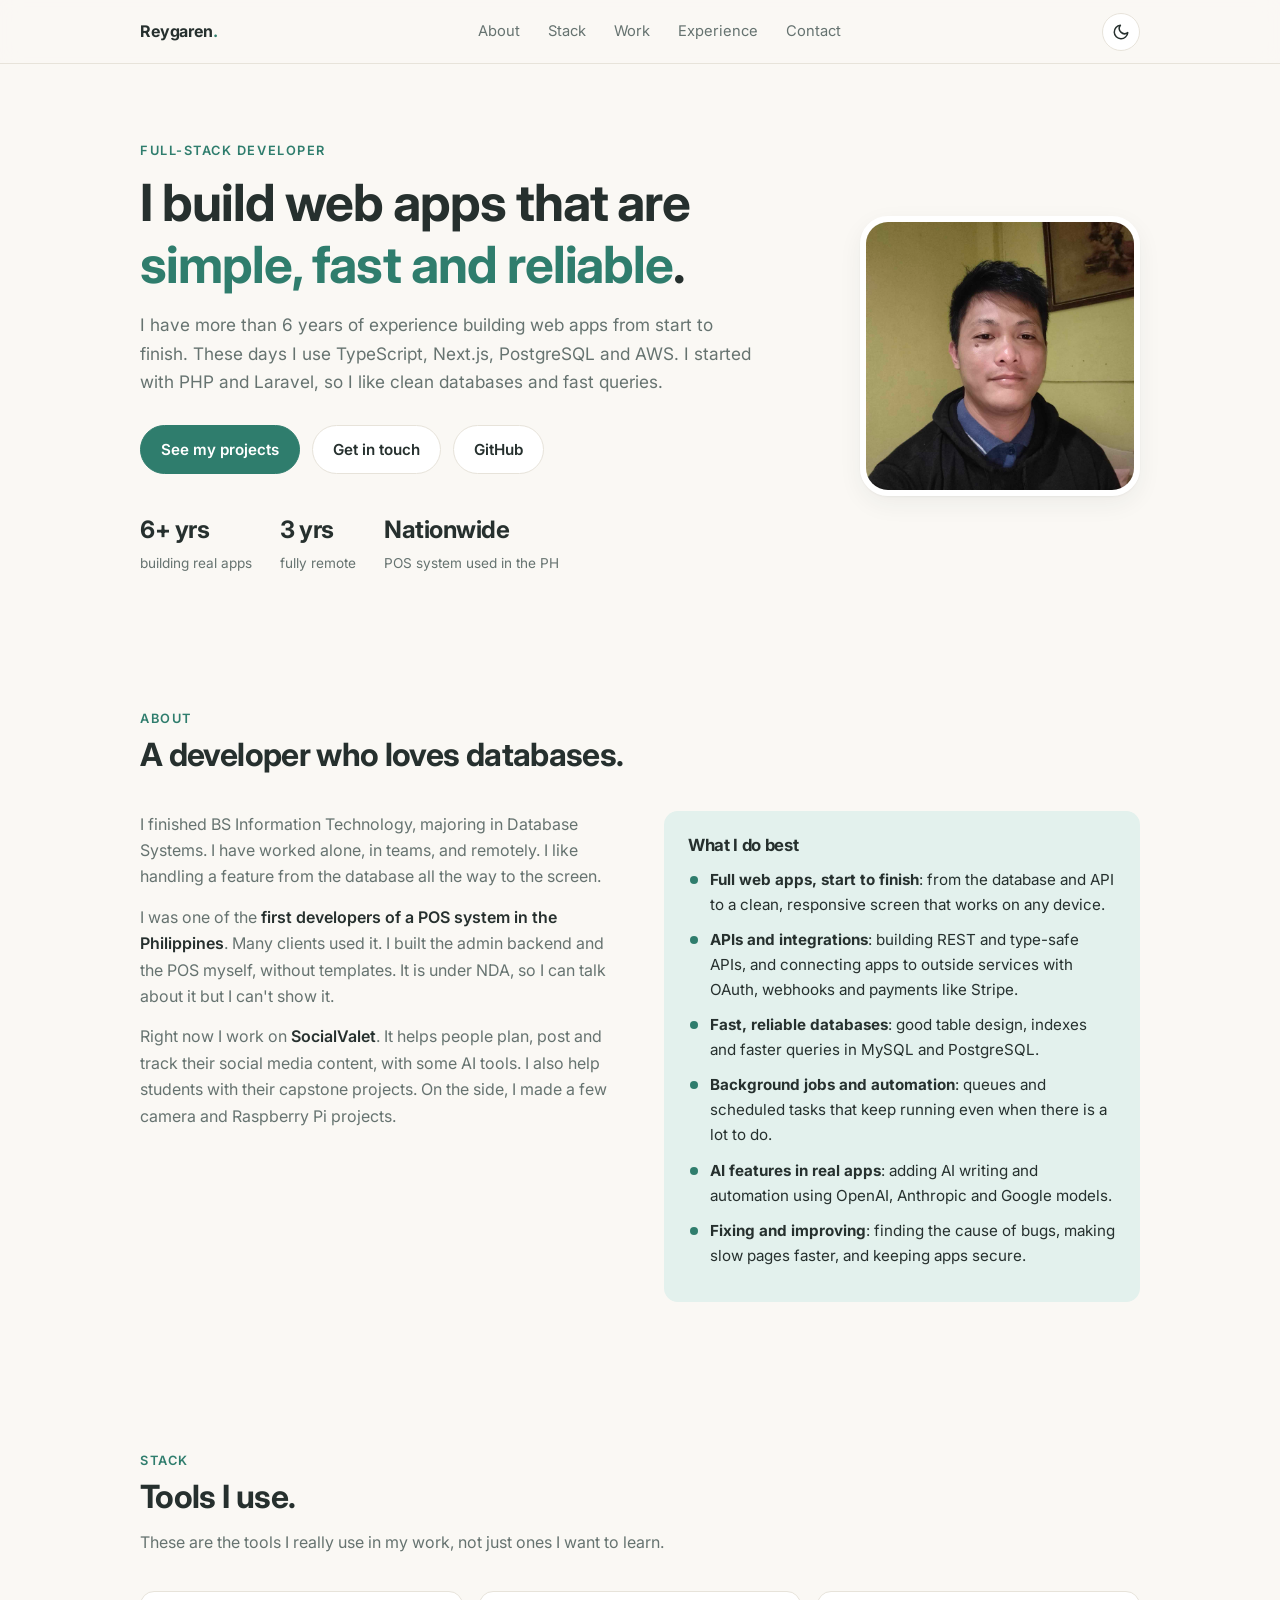
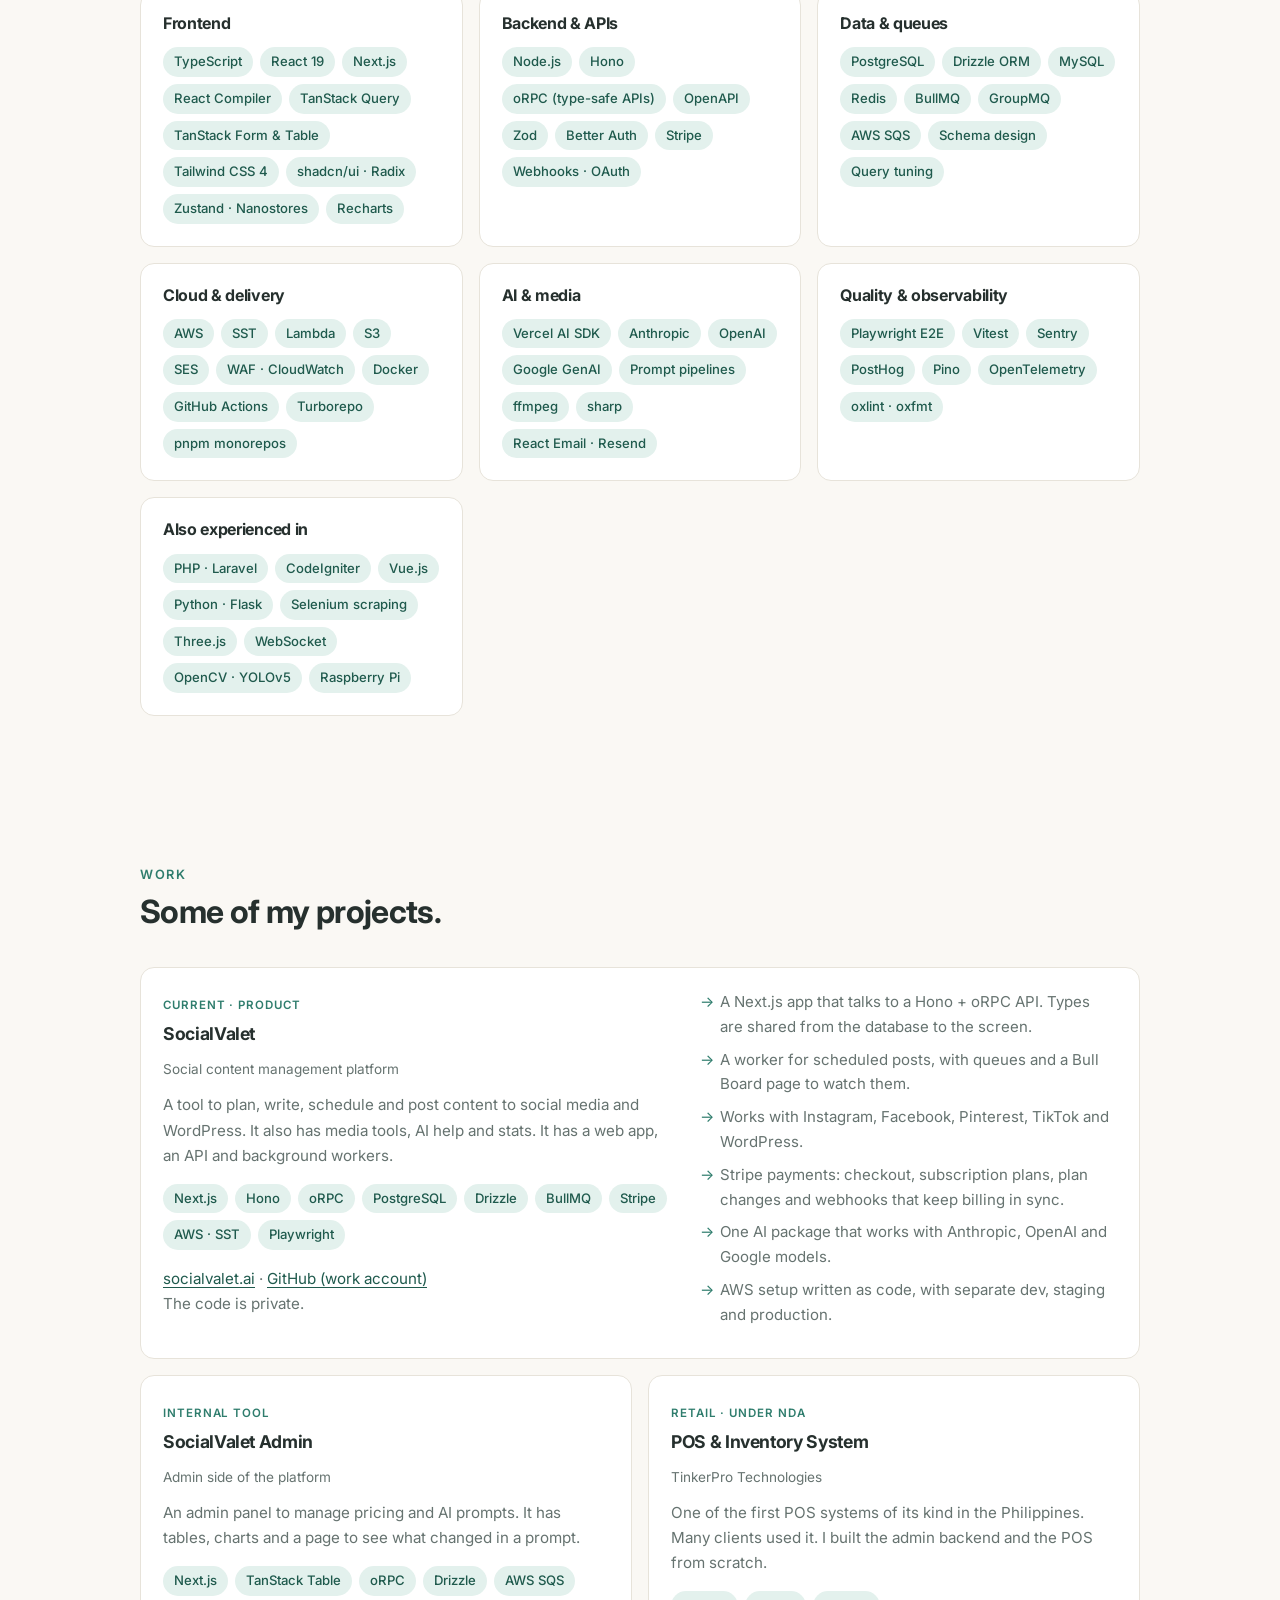
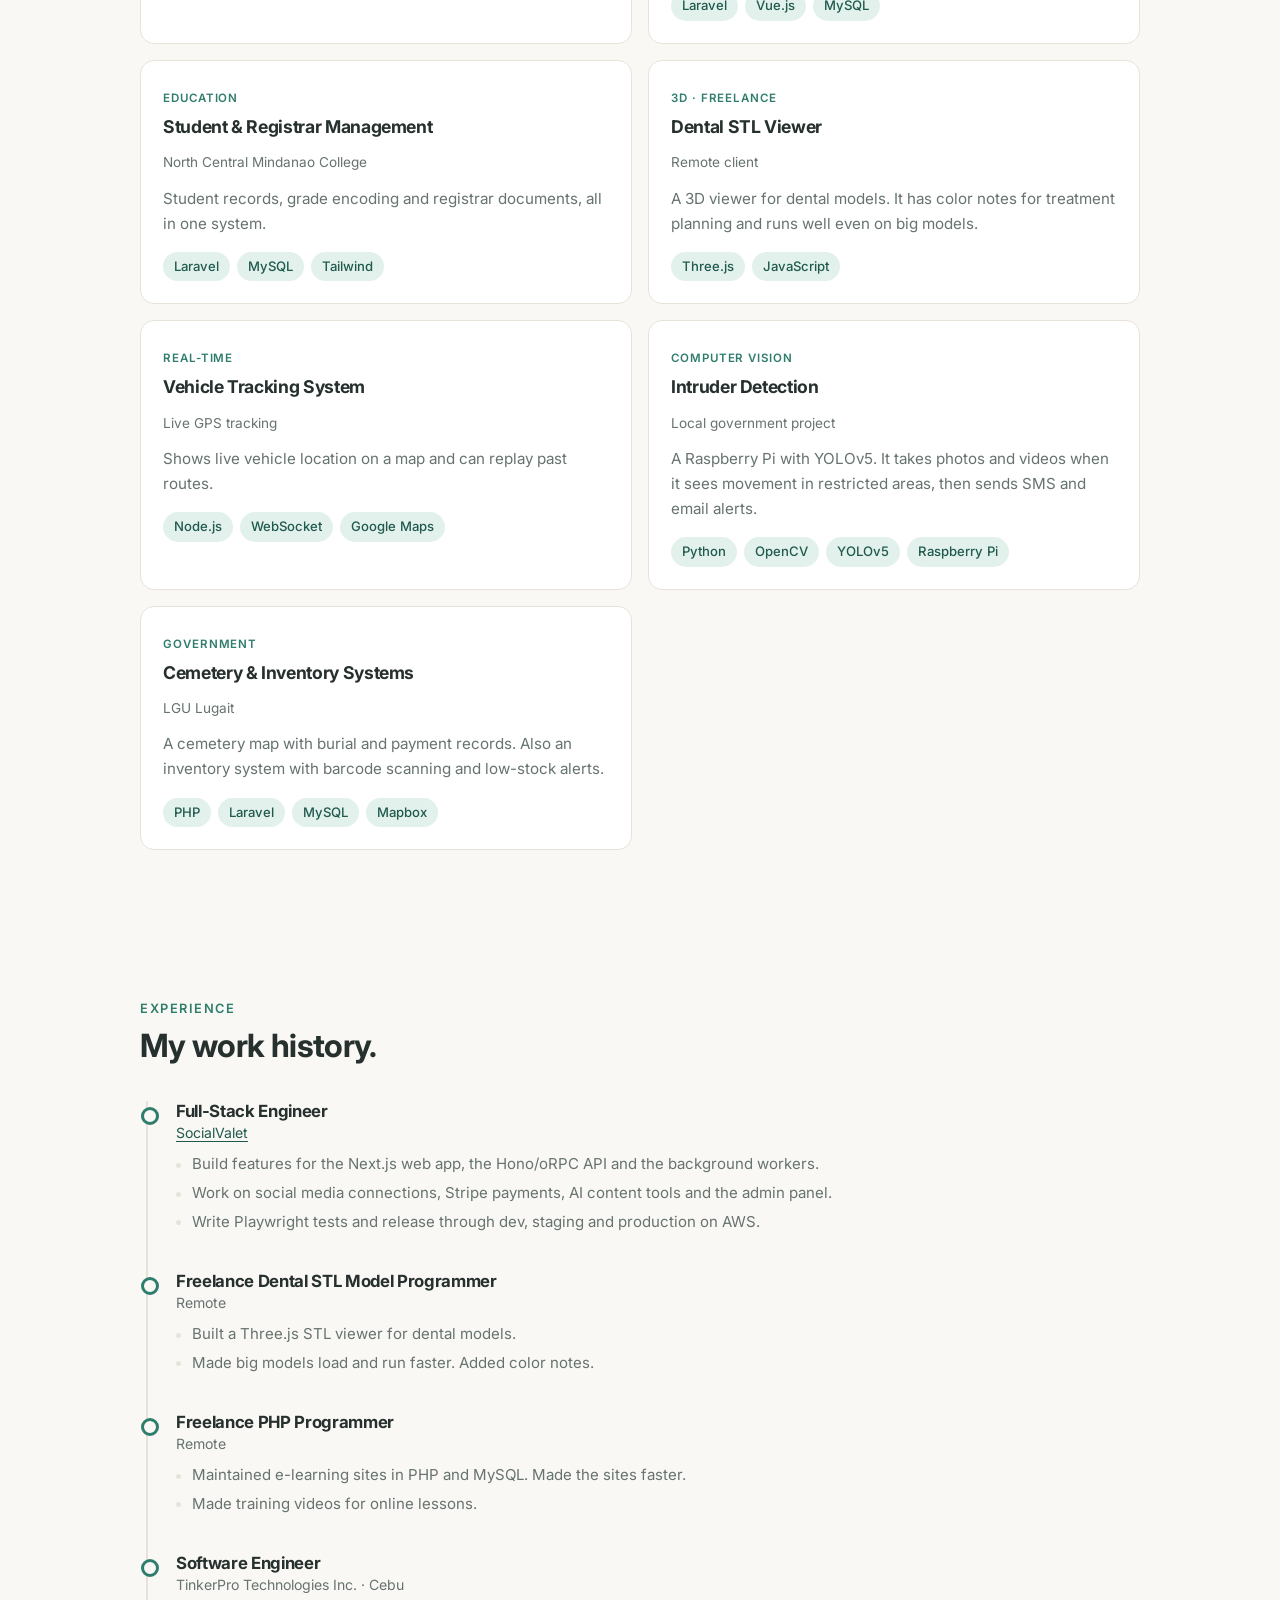
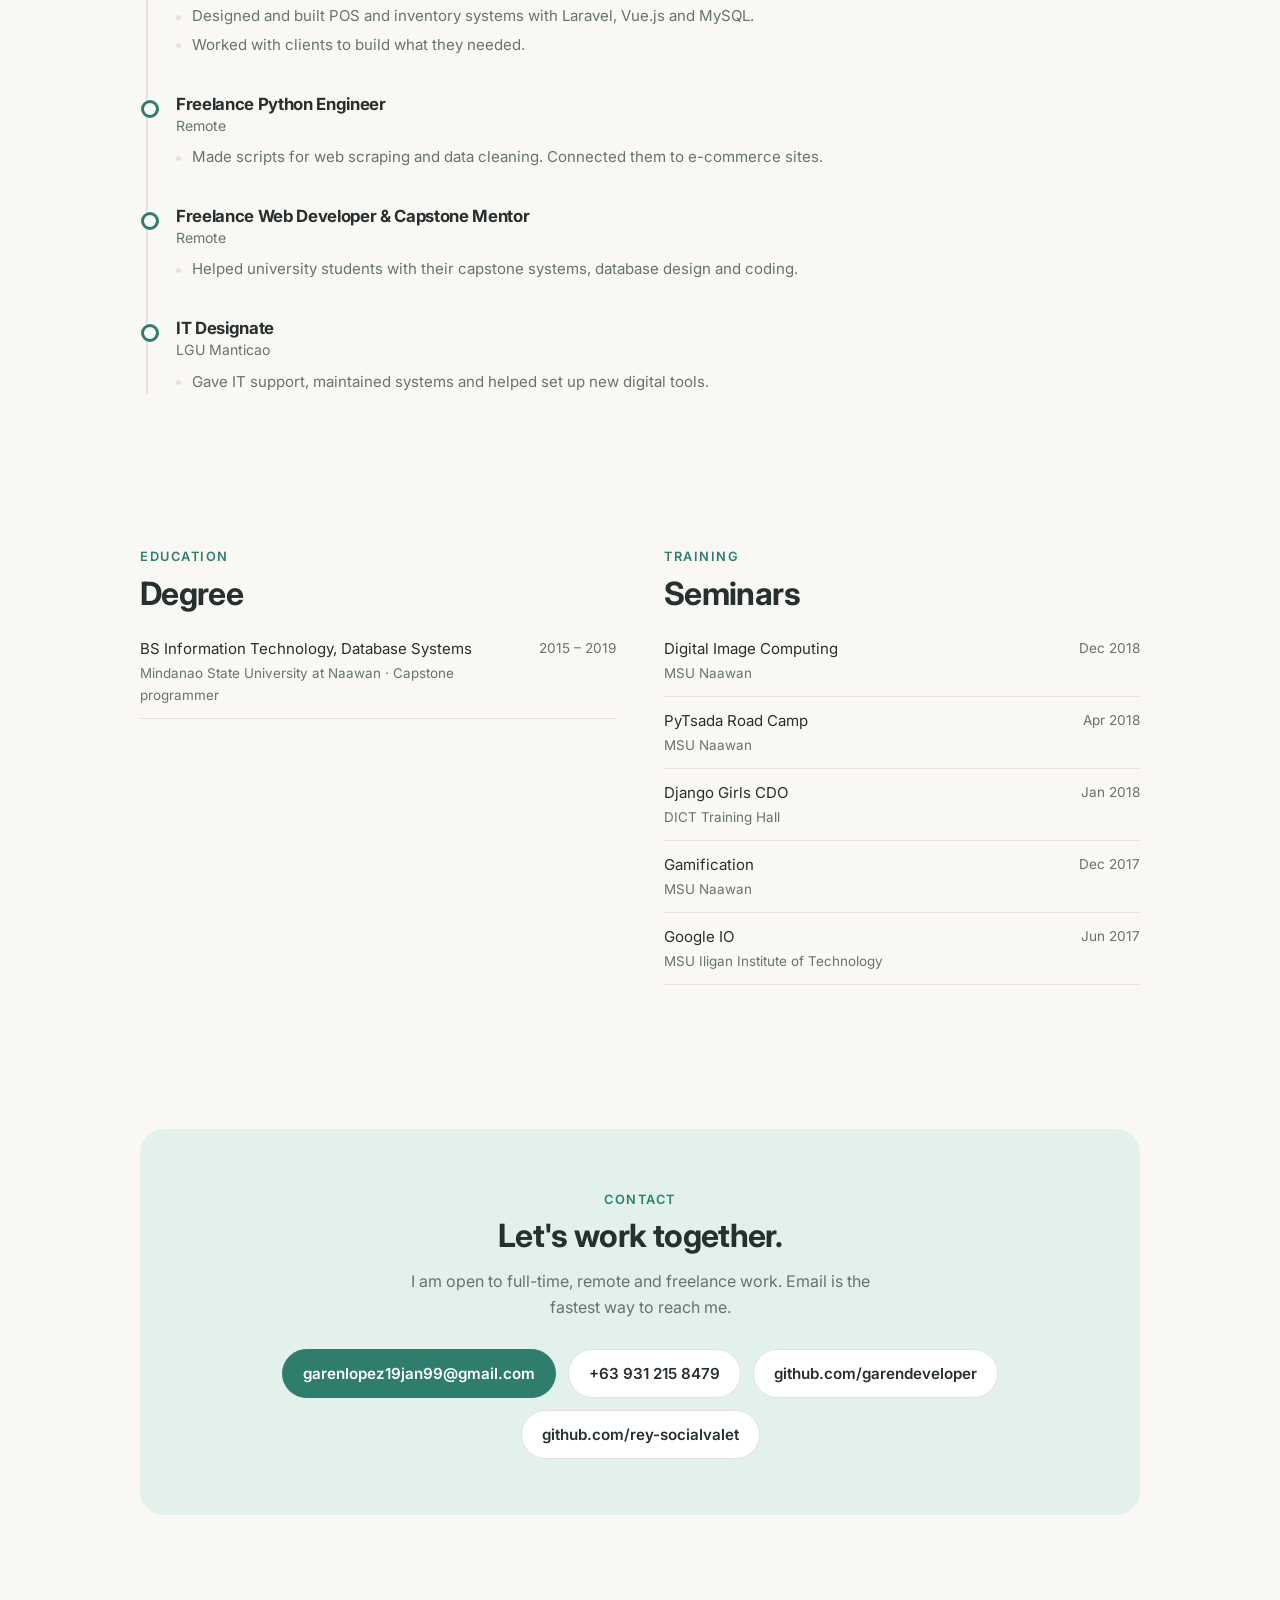
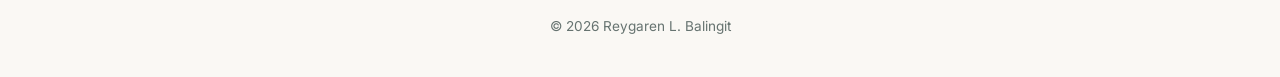
<file: index.html>
<!doctype html>
<html lang="en">
<head>
  <meta charset="utf-8" />
  <meta name="viewport" content="width=device-width,initial-scale=1" />
  <title>Reygaren Balingit — Full-Stack Engineer</title>
  <meta name="description" content="Full-stack developer. I build web apps with TypeScript, Next.js, PostgreSQL and AWS. I also know PHP, Laravel and databases well." />
  <link rel="icon" href="assets/img/myprofile.jpg" />

  <link rel="preconnect" href="https://fonts.googleapis.com">
  <link rel="preconnect" href="https://fonts.gstatic.com" crossorigin>
  <link href="https://fonts.googleapis.com/css2?family=Inter:wght@400;500;600;700&display=swap" rel="stylesheet">
  <link rel="stylesheet" href="assets/css/site.css" />

  <!-- set theme before paint so there is no flash -->
  <script>
    try {
      var t = localStorage.getItem('theme');
      document.documentElement.dataset.theme = t || (matchMedia('(prefers-color-scheme: dark)').matches ? 'dark' : 'light');
    } catch (e) {}
  </script>
</head>
<body>
  <a class="skip" href="#main">Skip to content</a>

  <header class="site-header">
    <div class="wrap">
      <a class="brand" href="#home">Reygaren<span>.</span></a>
      <nav class="nav" id="nav" aria-label="Main">
        <a href="#about">About</a>
        <a href="#stack">Stack</a>
        <a href="#work">Work</a>
        <a href="#experience">Experience</a>
        <a href="#contact">Contact</a>
      </nav>
      <div class="tools">
        <button class="icon-btn" id="theme-btn" aria-label="Toggle dark mode">
          <svg viewBox="0 0 24 24" fill="none" stroke="currentColor" stroke-width="2" stroke-linecap="round" stroke-linejoin="round"><path d="M21 12.8A9 9 0 1 1 11.2 3a7 7 0 0 0 9.8 9.8z"/></svg>
        </button>
        <button class="icon-btn menu-btn" id="menu-btn" aria-label="Menu" aria-expanded="false" aria-controls="nav">
          <svg viewBox="0 0 24 24" fill="none" stroke="currentColor" stroke-width="2" stroke-linecap="round"><path d="M4 7h16M4 12h16M4 17h16"/></svg>
        </button>
      </div>
    </div>
  </header>

  <main id="main">
    <!-- Hero -->
    <section class="hero" id="home">
      <div class="wrap">
        <div>
          <span class="eyebrow">Full-stack developer</span>
          <h1>I build web apps that are <em>simple, fast and reliable</em>.</h1>
          <p>
            I have more than 6 years of experience building web apps from start to finish. These days I use
            TypeScript, Next.js, PostgreSQL and AWS. I started with PHP and Laravel, so I like clean databases and fast queries.
          </p>
          <div class="actions">
            <a class="btn primary" href="#work">See my projects</a>
            <a class="btn" href="mailto:garenlopez19jan99@gmail.com">Get in touch</a>
            <a class="btn" href="https://github.com/garendeveloper" target="_blank" rel="noopener">GitHub</a>
          </div>
          <div class="facts">
            <div><b>6+ yrs</b><span>building real apps</span></div>
            <div><b>3 yrs</b><span>fully remote</span></div>
            <div><b>Nationwide</b><span>POS system used in the PH</span></div>
          </div>
        </div>
        <img class="avatar" src="assets/img/myprofile.jpg" alt="Portrait of Reygaren Balingit" width="280" height="280" />
      </div>
    </section>

    <!-- About -->
    <section id="about">
      <div class="wrap reveal">
        <div class="section-head">
          <span class="eyebrow">About</span>
          <h2>A developer who loves databases.</h2>
        </div>
        <div class="about">
          <div>
            <p>
              I finished BS Information Technology, majoring in Database Systems. I have worked alone,
              in teams, and remotely. I like handling a feature from the database all the way to the screen.
            </p>
            <p>
              I was one of the <strong>first developers of a POS system in the Philippines</strong>. Many clients
              used it. I built the admin backend and the POS myself, without templates.
              It is under NDA, so I can talk about it but I can't show it.
            </p>
            <p>
              Right now I work on <strong>SocialValet</strong>. It helps people plan, post and track their social media
              content, with some AI tools. I also help students with their capstone projects. On the side, I made
              a few camera and Raspberry Pi projects.
            </p>
          </div>
          <aside class="niche">
            <h3>What I do best</h3>
            <ul>
              <li><strong>Full web apps, start to finish</strong>: from the database and API to a clean, responsive screen that works on any device.</li>
              <li><strong>APIs and integrations</strong>: building REST and type-safe APIs, and connecting apps to outside services with OAuth, webhooks and payments like Stripe.</li>
              <li><strong>Fast, reliable databases</strong>: good table design, indexes and faster queries in MySQL and PostgreSQL.</li>
              <li><strong>Background jobs and automation</strong>: queues and scheduled tasks that keep running even when there is a lot to do.</li>
              <li><strong>AI features in real apps</strong>: adding AI writing and automation using OpenAI, Anthropic and Google models.</li>
              <li><strong>Fixing and improving</strong>: finding the cause of bugs, making slow pages faster, and keeping apps secure.</li>
            </ul>
          </aside>
        </div>
      </div>
    </section>

    <!-- Stack -->
    <section id="stack">
      <div class="wrap">
        <div class="section-head reveal">
          <span class="eyebrow">Stack</span>
          <h2>Tools I use.</h2>
          <p class="lead">These are the tools I really use in my work, not just ones I want to learn.</p>
        </div>
        <div class="stack">
          <div class="card reveal">
            <h3>Frontend</h3>
            <ul class="chips">
              <li>TypeScript</li><li>React 19</li><li>Next.js</li><li>React Compiler</li><li>TanStack Query</li>
              <li>TanStack Form &amp; Table</li><li>Tailwind CSS 4</li><li>shadcn/ui · Radix</li><li>Zustand · Nanostores</li><li>Recharts</li>
            </ul>
          </div>
          <div class="card reveal">
            <h3>Backend &amp; APIs</h3>
            <ul class="chips">
              <li>Node.js</li><li>Hono</li><li>oRPC (type-safe APIs)</li><li>OpenAPI</li><li>Zod</li>
              <li>Better Auth</li><li>Stripe</li><li>Webhooks · OAuth</li>
            </ul>
          </div>
          <div class="card reveal">
            <h3>Data &amp; queues</h3>
            <ul class="chips">
              <li>PostgreSQL</li><li>Drizzle ORM</li><li>MySQL</li><li>Redis</li><li>BullMQ</li>
              <li>GroupMQ</li><li>AWS SQS</li><li>Schema design</li><li>Query tuning</li>
            </ul>
          </div>
          <div class="card reveal">
            <h3>Cloud &amp; delivery</h3>
            <ul class="chips">
              <li>AWS</li><li>SST</li><li>Lambda</li><li>S3</li><li>SES</li><li>WAF · CloudWatch</li>
              <li>Docker</li><li>GitHub Actions</li><li>Turborepo</li><li>pnpm monorepos</li>
            </ul>
          </div>
          <div class="card reveal">
            <h3>AI &amp; media</h3>
            <ul class="chips">
              <li>Vercel AI SDK</li><li>Anthropic</li><li>OpenAI</li><li>Google GenAI</li><li>Prompt pipelines</li>
              <li>ffmpeg</li><li>sharp</li><li>React Email · Resend</li>
            </ul>
          </div>
          <div class="card reveal">
            <h3>Quality &amp; observability</h3>
            <ul class="chips">
              <li>Playwright E2E</li><li>Vitest</li><li>Sentry</li><li>PostHog</li><li>Pino</li>
              <li>OpenTelemetry</li><li>oxlint · oxfmt</li>
            </ul>
          </div>
          <div class="card reveal">
            <h3>Also experienced in</h3>
            <ul class="chips">
              <li>PHP · Laravel</li><li>CodeIgniter</li><li>Vue.js</li><li>Python · Flask</li><li>Selenium scraping</li>
              <li>Three.js</li><li>WebSocket</li><li>OpenCV · YOLOv5</li><li>Raspberry Pi</li>
            </ul>
          </div>
        </div>
      </div>
    </section>

    <!-- Work -->
    <section id="work">
      <div class="wrap">
        <div class="section-head reveal">
          <span class="eyebrow">Work</span>
          <h2>Some of my projects.</h2>
        </div>
        <div class="projects">
          <article class="card project featured reveal">
            <div>
              <span class="tag">Current · Product</span>
              <h3>SocialValet</h3>
              <p class="meta">Social content management platform</p>
              <p>
                A tool to plan, write, schedule and post content to social media and WordPress. It also has media tools,
                AI help and stats. It has a web app, an API and background workers.
              </p>
              <ul class="chips">
                <li>Next.js</li><li>Hono</li><li>oRPC</li><li>PostgreSQL</li><li>Drizzle</li><li>BullMQ</li><li>Stripe</li><li>AWS · SST</li><li>Playwright</li>
              </ul>
              <p class="links">
                <a href="https://socialvalet.ai" target="_blank" rel="noopener">socialvalet.ai</a> ·
                <a href="https://github.com/rey-socialvalet" target="_blank" rel="noopener">GitHub (work account)</a>
                <br />The code is private.
              </p>
            </div>
            <ul class="points">
              <li>A Next.js app that talks to a Hono + oRPC API. Types are shared from the database to the screen.</li>
              <li>A worker for scheduled posts, with queues and a Bull Board page to watch them.</li>
              <li>Works with Instagram, Facebook, Pinterest, TikTok and WordPress.</li>
              <li>Stripe payments: checkout, subscription plans, plan changes and webhooks that keep billing in sync.</li>
              <li>One AI package that works with Anthropic, OpenAI and Google models.</li>
              <li>AWS setup written as code, with separate dev, staging and production.</li>
            </ul>
          </article>

          <article class="card project reveal">
            <span class="tag">Internal tool</span>
            <h3>SocialValet Admin</h3>
            <p class="meta">Admin side of the platform</p>
            <p>An admin panel to manage pricing and AI prompts. It has tables, charts and a page to see what changed in a prompt.</p>
            <ul class="chips"><li>Next.js</li><li>TanStack Table</li><li>oRPC</li><li>Drizzle</li><li>AWS SQS</li></ul>
          </article>

          <article class="card project reveal">
            <span class="tag">Retail · Under NDA</span>
            <h3>POS &amp; Inventory System</h3>
            <p class="meta">TinkerPro Technologies</p>
            <p>One of the first POS systems of its kind in the Philippines. Many clients used it. I built the admin backend and the POS from scratch.</p>
            <ul class="chips"><li>Laravel</li><li>Vue.js</li><li>MySQL</li></ul>
          </article>

          <article class="card project reveal">
            <span class="tag">Education</span>
            <h3>Student &amp; Registrar Management</h3>
            <p class="meta">North Central Mindanao College</p>
            <p>Student records, grade encoding and registrar documents, all in one system.</p>
            <ul class="chips"><li>Laravel</li><li>MySQL</li><li>Tailwind</li></ul>
          </article>

          <article class="card project reveal">
            <span class="tag">3D · Freelance</span>
            <h3>Dental STL Viewer</h3>
            <p class="meta">Remote client</p>
            <p>A 3D viewer for dental models. It has color notes for treatment planning and runs well even on big models.</p>
            <ul class="chips"><li>Three.js</li><li>JavaScript</li></ul>
          </article>

          <article class="card project reveal">
            <span class="tag">Real-time</span>
            <h3>Vehicle Tracking System</h3>
            <p class="meta">Live GPS tracking</p>
            <p>Shows live vehicle location on a map and can replay past routes.</p>
            <ul class="chips"><li>Node.js</li><li>WebSocket</li><li>Google Maps</li></ul>
          </article>

          <article class="card project reveal">
            <span class="tag">Computer vision</span>
            <h3>Intruder Detection</h3>
            <p class="meta">Local government project</p>
            <p>A Raspberry Pi with YOLOv5. It takes photos and videos when it sees movement in restricted areas, then sends SMS and email alerts.</p>
            <ul class="chips"><li>Python</li><li>OpenCV</li><li>YOLOv5</li><li>Raspberry Pi</li></ul>
          </article>

          <article class="card project reveal">
            <span class="tag">Government</span>
            <h3>Cemetery &amp; Inventory Systems</h3>
            <p class="meta">LGU Lugait</p>
            <p>A cemetery map with burial and payment records. Also an inventory system with barcode scanning and low-stock alerts.</p>
            <ul class="chips"><li>PHP</li><li>Laravel</li><li>MySQL</li><li>Mapbox</li></ul>
          </article>
        </div>
      </div>
    </section>

    <!-- Experience -->
    <section id="experience">
      <div class="wrap">
        <div class="section-head reveal">
          <span class="eyebrow">Experience</span>
          <h2>My work history.</h2>
        </div>
        <div class="timeline reveal">
          <div class="job">
            <h3>Full-Stack Engineer</h3>
            <p class="where"><a href="https://socialvalet.ai" target="_blank" rel="noopener">SocialValet</a></p>
            <ul>
              <li>Build features for the Next.js web app, the Hono/oRPC API and the background workers.</li>
              <li>Work on social media connections, Stripe payments, AI content tools and the admin panel.</li>
              <li>Write Playwright tests and release through dev, staging and production on AWS.</li>
            </ul>
          </div>
          <div class="job">
            <h3>Freelance Dental STL Model Programmer</h3>
            <p class="where">Remote</p>
            <ul>
              <li>Built a Three.js STL viewer for dental models.</li>
              <li>Made big models load and run faster. Added color notes.</li>
            </ul>
          </div>
          <div class="job">
            <h3>Freelance PHP Programmer</h3>
            <p class="where">Remote</p>
            <ul>
              <li>Maintained e-learning sites in PHP and MySQL. Made the sites faster.</li>
              <li>Made training videos for online lessons.</li>
            </ul>
          </div>
          <div class="job">
            <h3>Software Engineer</h3>
            <p class="where">TinkerPro Technologies Inc. · Cebu</p>
            <ul>
              <li>Designed and built POS and inventory systems with Laravel, Vue.js and MySQL.</li>
              <li>Worked with clients to build what they needed.</li>
            </ul>
          </div>
          <div class="job">
            <h3>Freelance Python Engineer</h3>
            <p class="where">Remote</p>
            <ul>
              <li>Made scripts for web scraping and data cleaning. Connected them to e-commerce sites.</li>
            </ul>
          </div>
          <div class="job">
            <h3>Freelance Web Developer &amp; Capstone Mentor</h3>
            <p class="where">Remote</p>
            <ul>
              <li>Helped university students with their capstone systems, database design and coding.</li>
            </ul>
          </div>
          <div class="job">
            <h3>IT Designate</h3>
            <p class="where">LGU Manticao</p>
            <ul>
              <li>Gave IT support, maintained systems and helped set up new digital tools.</li>
            </ul>
          </div>
        </div>
      </div>
    </section>

    <!-- Education & training -->
    <section>
      <div class="wrap two reveal">
        <div>
          <span class="eyebrow">Education</span>
          <h2>Degree</h2>
          <ul class="mini">
            <li>
              <div>BS Information Technology, Database Systems
                <small>Mindanao State University at Naawan · Capstone programmer</small></div>
              <span>2015 – 2019</span>
            </li>
          </ul>
        </div>
        <div>
          <span class="eyebrow">Training</span>
          <h2>Seminars</h2>
          <ul class="mini">
            <li><div>Digital Image Computing<small>MSU Naawan</small></div><span>Dec 2018</span></li>
            <li><div>PyTsada Road Camp<small>MSU Naawan</small></div><span>Apr 2018</span></li>
            <li><div>Django Girls CDO<small>DICT Training Hall</small></div><span>Jan 2018</span></li>
            <li><div>Gamification<small>MSU Naawan</small></div><span>Dec 2017</span></li>
            <li><div>Google IO<small>MSU Iligan Institute of Technology</small></div><span>Jun 2017</span></li>
          </ul>
        </div>
      </div>
    </section>

    <!-- Contact -->
    <section class="contact" id="contact">
      <div class="wrap reveal">
        <div class="box">
          <span class="eyebrow">Contact</span>
          <h2>Let's work together.</h2>
          <p>I am open to full-time, remote and freelance work. Email is the fastest way to reach me.</p>
          <div class="actions">
            <a class="btn primary" href="mailto:garenlopez19jan99@gmail.com">garenlopez19jan99@gmail.com</a>
            <a class="btn" href="tel:+639312158479">+63 931 215 8479</a>
            <a class="btn" href="https://github.com/garendeveloper" target="_blank" rel="noopener">github.com/garendeveloper</a>
            <a class="btn" href="https://github.com/rey-socialvalet" target="_blank" rel="noopener">github.com/rey-socialvalet</a>
          </div>
        </div>
      </div>
    </section>
  </main>

  <footer>© <span id="year"></span> Reygaren L. Balingit</footer>

  <script src="assets/js/site.js" defer></script>
</body>
</html>
</file>
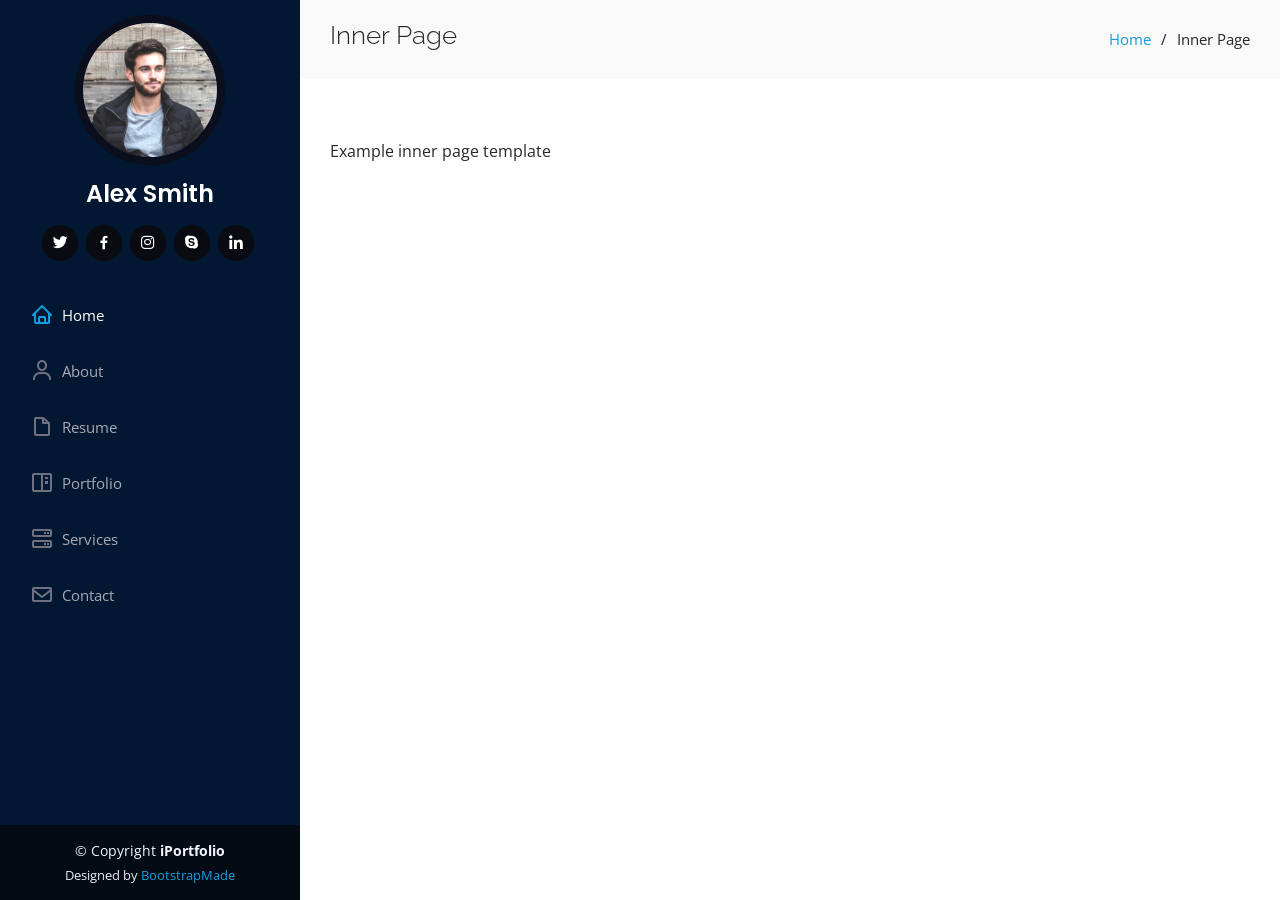
<file: inner-page.html>
<!DOCTYPE html>
<html lang="en">

<head>
  <meta charset="utf-8">
  <meta content="width=device-width, initial-scale=1.0" name="viewport">

  <title>Inner Page - iPortfolio Bootstrap Template</title>
  <meta content="" name="description">
  <meta content="" name="keywords">

  <!-- Favicons -->
  <link href="assets/img/favicon.png" rel="icon">
  <link href="assets/img/apple-touch-icon.png" rel="apple-touch-icon">

  <!-- Google Fonts -->
  <link href="https://fonts.googleapis.com/css?family=Open+Sans:300,300i,400,400i,600,600i,700,700i|Raleway:300,300i,400,400i,500,500i,600,600i,700,700i|Poppins:300,300i,400,400i,500,500i,600,600i,700,700i" rel="stylesheet">

  <!-- Vendor CSS Files -->
  <link href="assets/vendor/aos/aos.css" rel="stylesheet">
  <link href="assets/vendor/bootstrap/css/bootstrap.min.css" rel="stylesheet">
  <link href="assets/vendor/bootstrap-icons/bootstrap-icons.css" rel="stylesheet">
  <link href="assets/vendor/boxicons/css/boxicons.min.css" rel="stylesheet">
  <link href="assets/vendor/glightbox/css/glightbox.min.css" rel="stylesheet">
  <link href="assets/vendor/swiper/swiper-bundle.min.css" rel="stylesheet">

  <!-- Template Main CSS File -->
  <link href="assets/css/style.css" rel="stylesheet">

  <!-- =======================================================
  * Template Name: iPortfolio
  * Updated: Jan 29 2024 with Bootstrap v5.3.2
  * Template URL: https://bootstrapmade.com/iportfolio-bootstrap-portfolio-websites-template/
  * Author: BootstrapMade.com
  * License: https://bootstrapmade.com/license/
  ======================================================== -->
</head>

<body>

  <!-- ======= Mobile nav toggle button ======= -->
  <i class="bi bi-list mobile-nav-toggle d-xl-none"></i>

  <!-- ======= Header ======= -->
  <header id="header">
    <div class="d-flex flex-column">

      <div class="profile">
        <img src="assets/img/profile-img.jpg" alt="" class="img-fluid rounded-circle">
        <h1 class="text-light"><a href="index.html">Alex Smith</a></h1>
        <div class="social-links mt-3 text-center">
          <a href="#" class="twitter"><i class="bx bxl-twitter"></i></a>
          <a href="#" class="facebook"><i class="bx bxl-facebook"></i></a>
          <a href="#" class="instagram"><i class="bx bxl-instagram"></i></a>
          <a href="#" class="google-plus"><i class="bx bxl-skype"></i></a>
          <a href="#" class="linkedin"><i class="bx bxl-linkedin"></i></a>
        </div>
      </div>

      <nav id="navbar" class="nav-menu navbar">
        <ul>
          <li><a href="#hero" class="nav-link scrollto active"><i class="bx bx-home"></i> <span>Home</span></a></li>
          <li><a href="#about" class="nav-link scrollto"><i class="bx bx-user"></i> <span>About</span></a></li>
          <li><a href="#resume" class="nav-link scrollto"><i class="bx bx-file-blank"></i> <span>Resume</span></a></li>
          <li><a href="#portfolio" class="nav-link scrollto"><i class="bx bx-book-content"></i> <span>Portfolio</span></a></li>
          <li><a href="#services" class="nav-link scrollto"><i class="bx bx-server"></i> <span>Services</span></a></li>
          <li><a href="#contact" class="nav-link scrollto"><i class="bx bx-envelope"></i> <span>Contact</span></a></li>
        </ul>
      </nav><!-- .nav-menu -->
    </div>
  </header><!-- End Header -->

  <main id="main">

    <!-- ======= Breadcrumbs ======= -->
    <section class="breadcrumbs">
      <div class="container">

        <div class="d-flex justify-content-between align-items-center">
          <h2>Inner Page</h2>
          <ol>
            <li><a href="index.html">Home</a></li>
            <li>Inner Page</li>
          </ol>
        </div>

      </div>
    </section><!-- End Breadcrumbs -->

    <section class="inner-page">
      <div class="container">
        <p>
          Example inner page template
        </p>
      </div>
    </section>

  </main><!-- End #main -->

  <!-- ======= Footer ======= -->
  <footer id="footer">
    <div class="container">
      <div class="copyright">
        &copy; Copyright <strong><span>iPortfolio</span></strong>
      </div>
      <div class="credits">
        <!-- All the links in the footer should remain intact. -->
        <!-- You can delete the links only if you purchased the pro version. -->
        <!-- Licensing information: https://bootstrapmade.com/license/ -->
        <!-- Purchase the pro version with working PHP/AJAX contact form: https://bootstrapmade.com/iportfolio-bootstrap-portfolio-websites-template/ -->
        Designed by <a href="https://bootstrapmade.com/">BootstrapMade</a>
      </div>
    </div>
  </footer><!-- End  Footer -->

  <a href="#" class="back-to-top d-flex align-items-center justify-content-center"><i class="bi bi-arrow-up-short"></i></a>

  <!-- Vendor JS Files -->
  <script src="assets/vendor/purecounter/purecounter_vanilla.js"></script>
  <script src="assets/vendor/aos/aos.js"></script>
  <script src="assets/vendor/bootstrap/js/bootstrap.bundle.min.js"></script>
  <script src="assets/vendor/glightbox/js/glightbox.min.js"></script>
  <script src="assets/vendor/isotope-layout/isotope.pkgd.min.js"></script>
  <script src="assets/vendor/swiper/swiper-bundle.min.js"></script>
  <script src="assets/vendor/typed.js/typed.umd.js"></script>
  <script src="assets/vendor/waypoints/noframework.waypoints.js"></script>
  <script src="assets/vendor/php-email-form/validate.js"></script>

  <!-- Template Main JS File -->
  <script src="assets/js/main.js"></script>

</body>

</html>
</file>
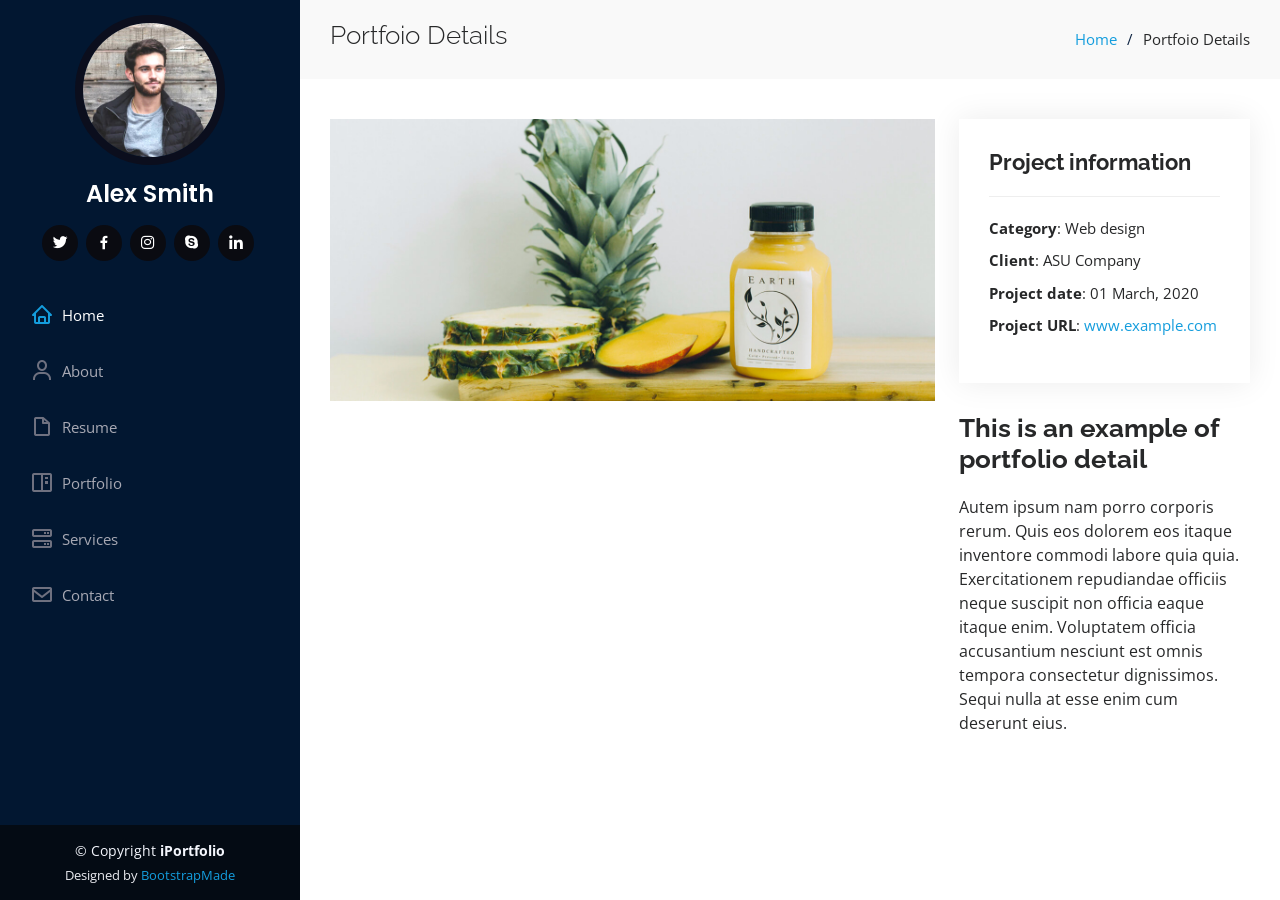
<file: portfolio-details.html>
<!DOCTYPE html>
<html lang="en">

<head>
  <meta charset="utf-8">
  <meta content="width=device-width, initial-scale=1.0" name="viewport">

  <title>Portfolio Details - iPortfolio Bootstrap Template</title>
  <meta content="" name="description">
  <meta content="" name="keywords">

  <!-- Favicons -->
  <link href="assets/img/favicon.png" rel="icon">
  <link href="assets/img/apple-touch-icon.png" rel="apple-touch-icon">

  <!-- Google Fonts -->
  <link href="https://fonts.googleapis.com/css?family=Open+Sans:300,300i,400,400i,600,600i,700,700i|Raleway:300,300i,400,400i,500,500i,600,600i,700,700i|Poppins:300,300i,400,400i,500,500i,600,600i,700,700i" rel="stylesheet">

  <!-- Vendor CSS Files -->
  <link href="assets/vendor/aos/aos.css" rel="stylesheet">
  <link href="assets/vendor/bootstrap/css/bootstrap.min.css" rel="stylesheet">
  <link href="assets/vendor/bootstrap-icons/bootstrap-icons.css" rel="stylesheet">
  <link href="assets/vendor/boxicons/css/boxicons.min.css" rel="stylesheet">
  <link href="assets/vendor/glightbox/css/glightbox.min.css" rel="stylesheet">
  <link href="assets/vendor/swiper/swiper-bundle.min.css" rel="stylesheet">

  <!-- Template Main CSS File -->
  <link href="assets/css/style.css" rel="stylesheet">

  <!-- =======================================================
  * Template Name: iPortfolio
  * Updated: Jan 29 2024 with Bootstrap v5.3.2
  * Template URL: https://bootstrapmade.com/iportfolio-bootstrap-portfolio-websites-template/
  * Author: BootstrapMade.com
  * License: https://bootstrapmade.com/license/
  ======================================================== -->
</head>

<body>

  <!-- ======= Mobile nav toggle button ======= -->
  <i class="bi bi-list mobile-nav-toggle d-xl-none"></i>

  <!-- ======= Header ======= -->
  <header id="header">
    <div class="d-flex flex-column">

      <div class="profile">
        <img src="assets/img/profile-img.jpg" alt="" class="img-fluid rounded-circle">
        <h1 class="text-light"><a href="index.html">Alex Smith</a></h1>
        <div class="social-links mt-3 text-center">
          <a href="#" class="twitter"><i class="bx bxl-twitter"></i></a>
          <a href="#" class="facebook"><i class="bx bxl-facebook"></i></a>
          <a href="#" class="instagram"><i class="bx bxl-instagram"></i></a>
          <a href="#" class="google-plus"><i class="bx bxl-skype"></i></a>
          <a href="#" class="linkedin"><i class="bx bxl-linkedin"></i></a>
        </div>
      </div>

      <nav id="navbar" class="nav-menu navbar">
        <ul>
          <li><a href="#hero" class="nav-link scrollto active"><i class="bx bx-home"></i> <span>Home</span></a></li>
          <li><a href="#about" class="nav-link scrollto"><i class="bx bx-user"></i> <span>About</span></a></li>
          <li><a href="#resume" class="nav-link scrollto"><i class="bx bx-file-blank"></i> <span>Resume</span></a></li>
          <li><a href="#portfolio" class="nav-link scrollto"><i class="bx bx-book-content"></i> <span>Portfolio</span></a></li>
          <li><a href="#services" class="nav-link scrollto"><i class="bx bx-server"></i> <span>Services</span></a></li>
          <li><a href="#contact" class="nav-link scrollto"><i class="bx bx-envelope"></i> <span>Contact</span></a></li>
        </ul>
      </nav><!-- .nav-menu -->
    </div>
  </header><!-- End Header -->

  <main id="main">

    <!-- ======= Breadcrumbs ======= -->
    <section id="breadcrumbs" class="breadcrumbs">
      <div class="container">

        <div class="d-flex justify-content-between align-items-center">
          <h2>Portfoio Details</h2>
          <ol>
            <li><a href="index.html">Home</a></li>
            <li>Portfoio Details</li>
          </ol>
        </div>

      </div>
    </section><!-- End Breadcrumbs -->

    <!-- ======= Portfolio Details Section ======= -->
    <section id="portfolio-details" class="portfolio-details">
      <div class="container">

        <div class="row gy-4">

          <div class="col-lg-8">
            <div class="portfolio-details-slider swiper">
              <div class="swiper-wrapper align-items-center">

                <div class="swiper-slide">
                  <img src="assets/img/portfolio/portfolio-details-1.jpg" alt="">
                </div>

                <div class="swiper-slide">
                  <img src="assets/img/portfolio/portfolio-details-2.jpg" alt="">
                </div>

                <div class="swiper-slide">
                  <img src="assets/img/portfolio/portfolio-details-3.jpg" alt="">
                </div>

              </div>
              <div class="swiper-pagination"></div>
            </div>
          </div>

          <div class="col-lg-4">
            <div class="portfolio-info">
              <h3>Project information</h3>
              <ul>
                <li><strong>Category</strong>: Web design</li>
                <li><strong>Client</strong>: ASU Company</li>
                <li><strong>Project date</strong>: 01 March, 2020</li>
                <li><strong>Project URL</strong>: <a href="#">www.example.com</a></li>
              </ul>
            </div>
            <div class="portfolio-description">
              <h2>This is an example of portfolio detail</h2>
              <p>
                Autem ipsum nam porro corporis rerum. Quis eos dolorem eos itaque inventore commodi labore quia quia. Exercitationem repudiandae officiis neque suscipit non officia eaque itaque enim. Voluptatem officia accusantium nesciunt est omnis tempora consectetur dignissimos. Sequi nulla at esse enim cum deserunt eius.
              </p>
            </div>
          </div>

        </div>

      </div>
    </section><!-- End Portfolio Details Section -->

  </main><!-- End #main -->

  <!-- ======= Footer ======= -->
  <footer id="footer">
    <div class="container">
      <div class="copyright">
        &copy; Copyright <strong><span>iPortfolio</span></strong>
      </div>
      <div class="credits">
        <!-- All the links in the footer should remain intact. -->
        <!-- You can delete the links only if you purchased the pro version. -->
        <!-- Licensing information: https://bootstrapmade.com/license/ -->
        <!-- Purchase the pro version with working PHP/AJAX contact form: https://bootstrapmade.com/iportfolio-bootstrap-portfolio-websites-template/ -->
        Designed by <a href="https://bootstrapmade.com/">BootstrapMade</a>
      </div>
    </div>
  </footer><!-- End  Footer -->

  <a href="#" class="back-to-top d-flex align-items-center justify-content-center"><i class="bi bi-arrow-up-short"></i></a>

  <!-- Vendor JS Files -->
  <script src="assets/vendor/purecounter/purecounter_vanilla.js"></script>
  <script src="assets/vendor/aos/aos.js"></script>
  <script src="assets/vendor/bootstrap/js/bootstrap.bundle.min.js"></script>
  <script src="assets/vendor/glightbox/js/glightbox.min.js"></script>
  <script src="assets/vendor/isotope-layout/isotope.pkgd.min.js"></script>
  <script src="assets/vendor/swiper/swiper-bundle.min.js"></script>
  <script src="assets/vendor/typed.js/typed.umd.js"></script>
  <script src="assets/vendor/waypoints/noframework.waypoints.js"></script>
  <script src="assets/vendor/php-email-form/validate.js"></script>

  <!-- Template Main JS File -->
  <script src="assets/js/main.js"></script>

</body>

</html>
</file>
<file: assets/css/site.css>
:root {
  --bg: #faf8f4;
  --surface: #ffffff;
  --text: #26302e;
  --muted: #667370;
  --line: #e7e3da;
  --accent: #2f7d6d;
  --accent-soft: #e3f1ed;
  --accent-ink: #1f5a4d;
  --shadow: 0 1px 2px rgb(38 48 46 / .05), 0 8px 24px rgb(38 48 46 / .06);
  --radius: 14px;
  --header-h: 64px;
}

:root[data-theme="dark"] {
  --bg: #101614;
  --surface: #171f1c;
  --text: #e6ece9;
  --muted: #94a39e;
  --line: #26312d;
  --accent: #5fc2aa;
  --accent-soft: #1b2e29;
  --accent-ink: #8fe0cb;
  --shadow: 0 1px 2px rgb(0 0 0 / .3), 0 8px 24px rgb(0 0 0 / .25);
}

* { box-sizing: border-box; margin: 0; }
html { scroll-behavior: smooth; scroll-padding-top: calc(var(--header-h) + 16px); }
body {
  font: 16px/1.65 Inter, system-ui, -apple-system, "Segoe UI", sans-serif;
  background: var(--bg);
  color: var(--text);
  -webkit-font-smoothing: antialiased;
}
img { max-width: 100%; display: block; }
a { color: inherit; text-decoration: none; }
ul { padding: 0; list-style: none; }
:focus-visible { outline: 2px solid var(--accent); outline-offset: 3px; border-radius: 6px; }

.wrap { max-width: 1040px; margin: 0 auto; padding: 0 20px; }
.skip { position: absolute; left: -999px; }
.skip:focus { left: 12px; top: 12px; background: var(--surface); padding: 8px 12px; border-radius: 8px; z-index: 100; }

/* header */
.site-header {
  position: fixed; inset: 0 0 auto 0; height: var(--header-h); z-index: 50;
  background: color-mix(in srgb, var(--bg) 88%, transparent);
  backdrop-filter: blur(10px);
  border-bottom: 1px solid var(--line);
}
.site-header .wrap { height: 100%; display: flex; align-items: center; justify-content: space-between; gap: 16px; }
.brand { font-weight: 700; letter-spacing: -.01em; }
.brand span { color: var(--accent); }
.nav { display: flex; align-items: center; gap: 4px; }
.nav a { padding: 6px 12px; border-radius: 999px; font-size: .92rem; color: var(--muted); transition: color .2s, background .2s; }
.nav a:hover, .nav a.active { color: var(--accent-ink); background: var(--accent-soft); }
.icon-btn {
  width: 38px; height: 38px; border-radius: 50%; border: 1px solid var(--line);
  background: var(--surface); color: var(--text); cursor: pointer; display: grid; place-items: center;
}
.icon-btn:hover { border-color: var(--accent); }
.icon-btn svg { width: 18px; height: 18px; }
.tools { display: flex; gap: 8px; }
.menu-btn { display: none; }

/* layout */
main { padding-top: var(--header-h); }
section { padding: 72px 0; }
.eyebrow { font-size: .8rem; font-weight: 600; letter-spacing: .12em; text-transform: uppercase; color: var(--accent); }
h1, h2, h3 { line-height: 1.2; letter-spacing: -.02em; }
h2 { font-size: clamp(1.6rem, 3vw, 2rem); margin: 6px 0 12px; }
.lead { color: var(--muted); max-width: 62ch; }
.section-head { margin-bottom: 36px; }

/* hero */
.hero { padding: 72px 0 56px; }
.hero .wrap { display: grid; grid-template-columns: 1.3fr .7fr; gap: 48px; align-items: center; }
.hero h1 { font-size: clamp(2.1rem, 5vw, 3.2rem); margin: 10px 0 16px; }
.hero h1 em { font-style: normal; color: var(--accent); }
.hero p { color: var(--muted); font-size: 1.08rem; max-width: 56ch; }
.actions { display: flex; flex-wrap: wrap; gap: 12px; margin-top: 28px; }
.btn {
  display: inline-flex; align-items: center; gap: 8px; padding: 11px 20px; border-radius: 999px;
  font-weight: 600; font-size: .95rem; border: 1px solid var(--line); background: var(--surface);
  transition: transform .15s, border-color .2s;
}
.btn:hover { transform: translateY(-2px); border-color: var(--accent); }
.btn.primary { background: var(--accent); border-color: var(--accent); color: #fff; }
:root[data-theme="dark"] .btn.primary { color: #0c1411; }
.facts { display: flex; flex-wrap: wrap; gap: 28px; margin-top: 36px; }
.facts b { display: block; font-size: 1.5rem; letter-spacing: -.02em; }
.facts span { font-size: .85rem; color: var(--muted); }
.avatar {
  width: 100%; max-width: 280px; aspect-ratio: 1; object-fit: cover; border-radius: 28px;
  margin-left: auto; box-shadow: var(--shadow); border: 6px solid var(--surface);
}

/* about */
.about { display: grid; grid-template-columns: 1fr 1fr; gap: 48px; }
.about p + p { margin-top: 14px; }
.about p { color: var(--muted); }
.about p strong { color: var(--text); font-weight: 600; }
.niche { background: var(--accent-soft); border-radius: var(--radius); padding: 24px; align-self: start; }
.niche h3 { font-size: 1.05rem; margin-bottom: 12px; }
.niche li { padding-left: 22px; position: relative; margin-bottom: 10px; font-size: .95rem; }
.niche li::before { content: ""; position: absolute; left: 2px; top: .6em; width: 8px; height: 8px; border-radius: 50%; background: var(--accent); }

/* stack */
.stack { display: grid; grid-template-columns: repeat(auto-fit, minmax(290px, 1fr)); gap: 16px; }
.card {
  background: var(--surface); border: 1px solid var(--line); border-radius: var(--radius); padding: 22px;
  transition: transform .2s, box-shadow .2s, border-color .2s;
}
.card:hover { transform: translateY(-3px); box-shadow: var(--shadow); border-color: color-mix(in srgb, var(--accent) 40%, var(--line)); }
.card h3 { font-size: 1rem; margin-bottom: 14px; }
.chips { display: flex; flex-wrap: wrap; gap: 7px; }
.chips li { font-size: .82rem; padding: 4px 11px; border-radius: 999px; background: var(--accent-soft); color: var(--accent-ink); font-weight: 500; }

/* projects */
.projects { display: grid; grid-template-columns: repeat(2, 1fr); gap: 16px; }
.project h3 { font-size: 1.1rem; }
.project .meta { font-size: .85rem; color: var(--muted); margin: 2px 0 12px; }
.project p { color: var(--muted); font-size: .95rem; margin-bottom: 16px; }
.project.featured { grid-column: 1 / -1; display: grid; grid-template-columns: 1.1fr .9fr; gap: 28px; }
.project.featured ul.points li { position: relative; padding-left: 20px; margin-bottom: 8px; font-size: .94rem; color: var(--muted); }
.project.featured ul.points li::before { content: "→"; position: absolute; left: 0; color: var(--accent); }
.tag { display: inline-block; font-size: .72rem; font-weight: 600; letter-spacing: .08em; text-transform: uppercase; color: var(--accent); margin-bottom: 8px; }
.links { margin-top: 16px; font-size: .9rem; color: var(--muted); }
.links a, .where a { color: var(--accent-ink); text-decoration: underline; text-underline-offset: 3px; }
.links a:hover, .where a:hover { text-decoration-thickness: 2px; }

/* timeline */
.timeline { border-left: 2px solid var(--line); margin-left: 6px; }
.job { position: relative; padding: 0 0 32px 28px; }
.job::before {
  content: ""; position: absolute; left: -7px; top: 6px; width: 12px; height: 12px; border-radius: 50%;
  background: var(--bg); border: 3px solid var(--accent);
}
.job:last-child { padding-bottom: 0; }
.job h3 { font-size: 1.05rem; }
.job .where { font-size: .88rem; color: var(--muted); margin-bottom: 8px; }
.job li { position: relative; padding-left: 16px; font-size: .94rem; color: var(--muted); margin-bottom: 4px; }
.job li::before { content: ""; position: absolute; left: 0; top: .7em; width: 5px; height: 5px; border-radius: 50%; background: var(--line); }

/* education / training */
.two { display: grid; grid-template-columns: 1fr 1fr; gap: 48px; }
.mini li { padding: 12px 0; border-bottom: 1px solid var(--line); display: flex; justify-content: space-between; gap: 16px; font-size: .94rem; }
.mini li span { color: var(--muted); font-size: .85rem; white-space: nowrap; }
.mini li small { display: block; color: var(--muted); font-size: .84rem; }

/* contact */
.contact { text-align: center; }
.contact .box { background: var(--accent-soft); border-radius: 24px; padding: 56px 24px; }
.contact p { color: var(--muted); max-width: 48ch; margin: 0 auto 24px; }
.contact .actions { justify-content: center; }

footer { padding: 28px 0 40px; text-align: center; font-size: .85rem; color: var(--muted); }

/* reveal */
.reveal { opacity: 0; transform: translateY(14px); transition: opacity .5s ease, transform .5s ease; }
.reveal.in { opacity: 1; transform: none; }
@media (prefers-reduced-motion: reduce) {
  html { scroll-behavior: auto; }
  .reveal { opacity: 1; transform: none; transition: none; }
  .card, .btn { transition: none; }
}

/* mobile */
@media (max-width: 800px) {
  section { padding: 52px 0; }
  .hero .wrap, .about, .two, .project.featured { grid-template-columns: minmax(0, 1fr); gap: 28px; }
  .projects { grid-template-columns: minmax(0, 1fr); }
  .avatar { margin: 0; max-width: 160px; order: -1; }
  .menu-btn { display: grid; }
  .nav {
    position: absolute; top: var(--header-h); left: 0; right: 0; flex-direction: column; align-items: stretch;
    background: var(--bg); border-bottom: 1px solid var(--line); padding: 8px 20px 16px; display: none;
  }
  .nav.open { display: flex; }
  .nav a { padding: 10px 12px; }
}
</file>
<file: assets/css/style.css>
/**
* Template Name: iPortfolio
* Updated: Jan 29 2024 with Bootstrap v5.3.2
* Template URL: https://bootstrapmade.com/iportfolio-bootstrap-portfolio-websites-template/
* Author: BootstrapMade.com
* License: https://bootstrapmade.com/license/
*/

/*--------------------------------------------------------------
# General
--------------------------------------------------------------*/
body {
  font-family: "Open Sans", sans-serif;
  color: #272829;
}

@keyframes popUp {
  from {
    transform: scale(0); /* Start with no size (hidden) */
  }
  to {
    transform: scale(1); /* End with normal size */
  }
}

.pop-up {
  animation-name: popUp; /* Apply the popUp animation */
  animation-duration: 0.10s; /* Set the duration of the animation */
}

a {
  color: #149ddd;
  text-decoration: none;
}

a:hover {
  color: #37b3ed;
  text-decoration: none;
}

h1,
h2,
h3,
h4,
h5,
h6 {
  font-family: "Raleway", sans-serif;
}

/*--------------------------------------------------------------
# Back to top button
--------------------------------------------------------------*/
.back-to-top {
  position: fixed;
  visibility: hidden;
  opacity: 0;
  right: 15px;
  bottom: 15px;
  z-index: 996;
  background: #149ddd;
  width: 40px;
  height: 40px;
  border-radius: 50px;
  transition: all 0.4s;
}

.back-to-top i {
  font-size: 28px;
  color: #fff;
  line-height: 0;
}

.back-to-top:hover {
  background: #2eafec;
  color: #fff;
}

.back-to-top.active {
  visibility: visible;
  opacity: 1;
}

/*--------------------------------------------------------------
# Header
--------------------------------------------------------------*/
#header {
  position: fixed;
  top: 0;
  left: 0;
  bottom: 0;
  width: 300px;
  transition: all ease-in-out 0.5s;
  z-index: 9997;
  transition: all 0.5s;
  padding: 0 15px;
  background: #021731;
  overflow-y: auto;
}

#header .profile img {
  margin: 15px auto;
  display: block;
  width: 150px;
  height: 150px;
  border: 8px solid #0b0e1d;
}

#header .profile h1 {
  font-size: 24px;
  margin: 0;
  padding: 0;
  font-weight: 600;
  -moz-text-align-last: center;
  text-align-last: center;
  font-family: "Poppins", sans-serif;
}

#header .profile h1 a,
#header .profile h1 a:hover {
  color: #fff;
  text-decoration: none;
}

#header .profile .social-links a {
  font-size: 18px;
  display: inline-block;
  background: #0a0b11;
  color: #fff;
  line-height: 1;
  padding: 8px 0;
  margin-right: 4px;
  border-radius: 50%;
  text-align: center;
  width: 36px;
  height: 36px;
  transition: 0.3s;
}

#header .profile .social-links a:hover {
  background: #149ddd;
  color: #fff;
  text-decoration: none;
}

#main {
  margin-left: 300px;
}

.container,
.container-fluid {
  padding-left: 30px;
  padding-right: 30px;
}

@media (max-width: 1199px) {
  #header {
    left: -300px;
  }

  #main {
    margin-left: 0;
  }

  .container,
  .container-fluid {
    padding-left: 12px;
    padding-right: 12px;
  }
}

/*--------------------------------------------------------------
# Navigation Menu
--------------------------------------------------------------*/
/* Desktop Navigation */
.nav-menu {
  padding: 30px 0 0 0;
}

.nav-menu * {
  margin: 0;
  padding: 0;
  list-style: none;
}

.nav-menu>ul>li {
  position: relative;
  white-space: nowrap;
}

.nav-menu a,
.nav-menu a:focus {
  display: flex;
  align-items: center;
  color: #a8a9b4;
  padding: 12px 15px;
  margin-bottom: 8px;
  transition: 0.3s;
  font-size: 15px;
}

.nav-menu a i,
.nav-menu a:focus i {
  font-size: 24px;
  padding-right: 8px;
  color: #6f7180;
}

.nav-menu a:hover,
.nav-menu .active,
.nav-menu .active:focus,
.nav-menu li:hover>a {
  text-decoration: none;
  color: #fff;
}

.nav-menu a:hover i,
.nav-menu .active i,
.nav-menu .active:focus i,
.nav-menu li:hover>a i {
  color: #149ddd;
}

/* Mobile Navigation */
.mobile-nav-toggle {
  position: fixed;
  right: 15px;
  top: 15px;
  z-index: 9998;
  border: 0;
  font-size: 24px;
  transition: all 0.4s;
  outline: none !important;
  background-color: #149ddd;
  color: #fff;
  width: 40px;
  height: 40px;
  display: inline-flex;
  align-items: center;
  justify-content: center;
  line-height: 0;
  border-radius: 50px;
  cursor: pointer;
}

.mobile-nav-active {
  overflow: hidden;
}

.mobile-nav-active #header {
  left: 0;
}

/*--------------------------------------------------------------
# Hero Section
--------------------------------------------------------------*/
#hero {
  width: 100%;
  height: 100vh;
  background: url("../img/myimg.jpg") top center;
  background-size: cover;
}

#hero:before {
  content: "";
  background: rgba(5, 13, 24, 0.3);
  position: absolute;
  bottom: 0;
  top: 0;
  left: 0;
  right: 0;
  z-index: 1;
}

#hero .hero-container {
  position: relative;
  z-index: 2;
  min-width: 300px;
}

#hero h1 {
  margin: 0 0 10px 0;
  font-size: 64px;
  font-weight: 700;
  line-height: 56px;
  color: #fff;
}

#hero p {
  color: #fff;
  margin-bottom: 50px;
  font-size: 26px;
  font-family: "Poppins", sans-serif;
}

#hero p span {
  color: #fff;
  padding-bottom: 4px;
  letter-spacing: 1px;
  border-bottom: 3px solid #149ddd;
}

@media (min-width: 1024px) {
  #hero {
    background-attachment: fixed;
  }
}

@media (max-width: 768px) {
  #hero h1 {
    font-size: 28px;
    line-height: 36px;
  }

  #hero h2 {
    font-size: 18px;
    line-height: 24px;
    margin-bottom: 30px;
  }
}

/*--------------------------------------------------------------
# Sections General
--------------------------------------------------------------*/
section {
  padding: 60px 0;
  overflow: hidden;
}

.section-bg {
  background: #f5f8fd;
}

.section-title {
  padding-bottom: 30px;
}

.section-title h2 {
  font-size: 32px;
  font-weight: bold;
  margin-bottom: 20px;
  padding-bottom: 20px;
  position: relative;
  color: #173b6c;
}

.section-title h2::after {
  content: "";
  position: absolute;
  display: block;
  width: 50px;
  height: 3px;
  background: #149ddd;
  bottom: 0;
  left: 0;
}

.section-title p {
  margin-bottom: 0;
}

/*--------------------------------------------------------------
# About
--------------------------------------------------------------*/
.about .content h3 {
  font-weight: 700;
  font-size: 26px;
  color: #173b6c;
}

.about .content ul {
  list-style: none;
  padding: 0;
}

.about .content ul li {
  margin-bottom: 20px;
  display: flex;
  align-items: center;
}

.about .content ul strong {
  margin-right: 10px;
}

.about .content ul i {
  font-size: 16px;
  margin-right: 5px;
  color: #149ddd;
  line-height: 0;
}

.about .content p:last-child {
  margin-bottom: 0;
}

/*--------------------------------------------------------------
# Facts
--------------------------------------------------------------*/
.facts {
  padding-bottom: 30px;
}

.facts .count-box {
  padding: 30px;
  width: 100%;
}

.facts .count-box i {
  display: block;
  font-size: 44px;
  color: #149ddd;
  float: left;
  line-height: 0;
}

.facts .count-box span {
  font-size: 48px;
  line-height: 40px;
  display: block;
  font-weight: 700;
  color: #050d18;
  margin-left: 60px;
}

.facts .count-box p {
  padding: 15px 0 0 0;
  margin: 0 0 0 60px;
  font-family: "Raleway", sans-serif;
  font-size: 14px;
  color: #122f57;
}

.facts .count-box a {
  font-weight: 600;
  display: block;
  margin-top: 20px;
  color: #122f57;
  font-size: 15px;
  font-family: "Poppins", sans-serif;
  transition: ease-in-out 0.3s;
}

.facts .count-box a:hover {
  color: #1f5297;
}

/*--------------------------------------------------------------
# Akills
--------------------------------------------------------------*/
.skills .progress {
  height: 60px;
  display: block;
  background: none;
  border-radius: 0;
}

.skills .progress .skill {
  padding: 0;
  margin: 0 0 6px 0;
  text-transform: uppercase;
  display: block;
  font-weight: 600;
  font-family: "Poppins", sans-serif;
  color: #050d18;
}

.skills .progress .skill .val {
  float: right;
  font-style: normal;
}

.skills .progress-bar-wrap {
  background: #dce8f8;
  height: 10px;
}

.skills .progress-bar {
  width: 1px;
  height: 10px;
  transition: 0.9s;
  background-color: #149ddd;
}

/*--------------------------------------------------------------
# Resume
--------------------------------------------------------------*/
.resume .resume-title {
  font-size: 26px;
  font-weight: 700;
  margin-top: 20px;
  margin-bottom: 20px;
  color: #050d18;
}

.resume .resume-item {
  padding: 0 0 20px 20px;
  margin-top: -2px;
  border-left: 2px solid #1f5297;
  position: relative;
}

.resume .resume-item h4 {
  line-height: 18px;
  font-size: 18px;
  font-weight: 600;
  text-transform: uppercase;
  font-family: "Poppins", sans-serif;
  color: #050d18;
  margin-bottom: 10px;
}

.resume .resume-item h5 {
  font-size: 16px;
  background: #e4edf9;
  padding: 5px 15px;
  display: inline-block;
  font-weight: 600;
  margin-bottom: 10px;
}

.resume .resume-item ul {
  padding-left: 20px;
}

.resume .resume-item ul li {
  padding-bottom: 10px;
}

.resume .resume-item:last-child {
  padding-bottom: 0;
}

.resume .resume-item::before {
  content: "";
  position: absolute;
  width: 16px;
  height: 16px;
  border-radius: 50px;
  left: -9px;
  top: 0;
  background: #fff;
  border: 2px solid #1f5297;
}

/*--------------------------------------------------------------
# Portfolio
--------------------------------------------------------------*/
.portfolio .portfolio-item {
  margin-bottom: 30px;
}

.portfolio #portfolio-flters {
  padding: 0;
  margin: 0 auto 35px auto;
  list-style: none;
  text-align: center;
  background: #fff;
  border-radius: 50px;
  padding: 2px 15px;
}

.portfolio #portfolio-flters li {
  cursor: pointer;
  display: inline-block;
  padding: 10px 15px 8px 15px;
  font-size: 14px;
  font-weight: 600;
  line-height: 1;
  text-transform: uppercase;
  color: #272829;
  margin-bottom: 5px;
  transition: all 0.3s ease-in-out;
}

.portfolio #portfolio-flters li:hover,
.portfolio #portfolio-flters li.filter-active {
  color: #149ddd;
}

.portfolio #portfolio-flters li:last-child {
  margin-right: 0;
}

.portfolio .portfolio-wrap {
  transition: 0.3s;
  position: relative;
  overflow: hidden;
  z-index: 1;
}

.portfolio .portfolio-wrap::before {
  content: "";
  background: rgba(255, 255, 255, 0.5);
  position: absolute;
  left: 0;
  right: 0;
  top: 0;
  bottom: 0;
  transition: all ease-in-out 0.3s;
  z-index: 2;
  opacity: 0;
}

.portfolio .portfolio-wrap .portfolio-links {
  opacity: 1;
  left: 0;
  right: 0;
  bottom: -60px;
  z-index: 3;
  position: absolute;
  transition: all ease-in-out 0.3s;
  display: flex;
  justify-content: center;
}

.portfolio .portfolio-wrap .portfolio-links a {
  color: #fff;
  font-size: 28px;
  text-align: center;
  background: rgba(20, 157, 221, 0.75);
  transition: 0.3s;
  width: 50%;
}

.portfolio .portfolio-wrap .portfolio-links a:hover {
  background: rgba(20, 157, 221, 0.95);
}

.portfolio .portfolio-wrap .portfolio-links a+a {
  border-left: 1px solid #37b3ed;
}

.portfolio .portfolio-wrap:hover::before {
  top: 0;
  left: 0;
  right: 0;
  bottom: 0;
  opacity: 1;
}

.portfolio .portfolio-wrap:hover .portfolio-links {
  opacity: 1;
  bottom: 0;
}

/*--------------------------------------------------------------
# Portfolio Details
--------------------------------------------------------------*/
.portfolio-details {
  padding-top: 40px;
}

.portfolio-details .portfolio-details-slider img {
  width: 100%;
}

.portfolio-details .portfolio-details-slider .swiper-pagination {
  margin-top: 20px;
  position: relative;
}

.portfolio-details .portfolio-details-slider .swiper-pagination .swiper-pagination-bullet {
  width: 12px;
  height: 12px;
  background-color: #fff;
  opacity: 1;
  border: 1px solid #149ddd;
}

.portfolio-details .portfolio-details-slider .swiper-pagination .swiper-pagination-bullet-active {
  background-color: #149ddd;
}

.portfolio-details .portfolio-info {
  padding: 30px;
  box-shadow: 0px 0 30px rgba(5, 13, 24, 0.08);
}

.portfolio-details .portfolio-info h3 {
  font-size: 22px;
  font-weight: 700;
  margin-bottom: 20px;
  padding-bottom: 20px;
  border-bottom: 1px solid #eee;
}

.portfolio-details .portfolio-info ul {
  list-style: none;
  padding: 0;
  font-size: 15px;
}

.portfolio-details .portfolio-info ul li+li {
  margin-top: 10px;
}

.portfolio-details .portfolio-description {
  padding-top: 30px;
}

.portfolio-details .portfolio-description h2 {
  font-size: 26px;
  font-weight: 700;
  margin-bottom: 20px;
}

.portfolio-details .portfolio-description p {
  padding: 0;
}

/*--------------------------------------------------------------
# Services
--------------------------------------------------------------*/
.services .icon-box {
  margin-bottom: 20px;
}

.services .icon {
  float: left;
  display: flex;
  align-items: center;
  justify-content: center;
  width: 54px;
  height: 54px;
  background: #149ddd;
  border-radius: 50%;
  transition: 0.5s;
  border: 1px solid #149ddd;
}

.services .icon i {
  color: #fff;
  font-size: 24px;
  line-height: 0;
}

.services .icon-box:hover .icon {
  background: #fff;
}

.services .icon-box:hover .icon i {
  color: #149ddd;
}

.services .title {
  margin-left: 80px;
  font-weight: 700;
  margin-bottom: 15px;
  font-size: 18px;
}

.services .title a {
  color: #343a40;
}

.services .title a:hover {
  color: #149ddd;
}

.services .description {
  margin-left: 80px;
  line-height: 24px;
  font-size: 14px;
}

/*--------------------------------------------------------------
# Testimonials
--------------------------------------------------------------*/
.testimonials .testimonials-carousel,
.testimonials .testimonials-slider {
  overflow: hidden;
}

.testimonials .testimonial-item {
  box-sizing: content-box;
  text-align: center;
  min-height: 320px;
}

.testimonials .testimonial-item .testimonial-img {
  width: 90px;
  border-radius: 50%;
  margin: 0 auto;
}

.testimonials .testimonial-item h3 {
  font-size: 18px;
  font-weight: bold;
  margin: 10px 0 5px 0;
  color: #111;
}

.testimonials .testimonial-item h4 {
  font-size: 14px;
  color: #999;
  margin: 0;
}

.testimonials .testimonial-item .quote-icon-left,
.testimonials .testimonial-item .quote-icon-right {
  color: #c3e8fa;
  font-size: 26px;
}

.testimonials .testimonial-item .quote-icon-left {
  display: inline-block;
  left: -5px;
  position: relative;
}

.testimonials .testimonial-item .quote-icon-right {
  display: inline-block;
  right: -5px;
  position: relative;
  top: 10px;
}

.testimonials .testimonial-item p {
  font-style: italic;
  margin: 0 15px 15px 15px;
  padding: 20px;
  background: #fff;
  position: relative;
  margin-bottom: 35px;
  border-radius: 6px;
  box-shadow: 0px 2px 15px rgba(0, 0, 0, 0.1);
}

.testimonials .testimonial-item p::after {
  content: "";
  width: 0;
  height: 0;
  border-top: 20px solid #fff;
  border-right: 20px solid transparent;
  border-left: 20px solid transparent;
  position: absolute;
  bottom: -20px;
  left: calc(50% - 20px);
}

.testimonials .swiper-pagination {
  margin-top: 20px;
  position: relative;
}

.testimonials .swiper-pagination .swiper-pagination-bullet {
  width: 12px;
  height: 12px;
  background-color: #fff;
  opacity: 1;
  border: 1px solid #149ddd;
}

.testimonials .swiper-pagination .swiper-pagination-bullet-active {
  background-color: #149ddd;
}

/*--------------------------------------------------------------
# Contact
--------------------------------------------------------------*/
.contact {
  padding-bottom: 130px;
}

.contact .info {
  padding: 30px;
  background: #fff;
  width: 100%;
  box-shadow: 0 0 24px 0 rgba(0, 0, 0, 0.12);
}

.contact .info i {
  font-size: 20px;
  color: #149ddd;
  float: left;
  width: 44px;
  height: 44px;
  background: #dff3fc;
  display: flex;
  justify-content: center;
  align-items: center;
  border-radius: 50px;
  transition: all 0.3s ease-in-out;
}

.contact .info h4 {
  padding: 0 0 0 60px;
  font-size: 22px;
  font-weight: 600;
  margin-bottom: 5px;
  color: #050d18;
}

.contact .info p {
  padding: 0 0 10px 60px;
  margin-bottom: 20px;
  font-size: 14px;
  color: #173b6c;
}

.contact .info .email p {
  padding-top: 5px;
}

.contact .info .social-links {
  padding-left: 60px;
}

.contact .info .social-links a {
  font-size: 18px;
  display: inline-block;
  background: #333;
  color: #fff;
  line-height: 1;
  padding: 8px 0;
  border-radius: 50%;
  text-align: center;
  width: 36px;
  height: 36px;
  transition: 0.3s;
  margin-right: 10px;
}

.contact .info .social-links a:hover {
  background: #149ddd;
  color: #fff;
}

.contact .info .email:hover i,
.contact .info .address:hover i,
.contact .info .phone:hover i {
  background: #149ddd;
  color: #fff;
}

.contact .php-email-form {
  width: 100%;
  padding: 30px;
  background: #fff;
  box-shadow: 0 0 24px 0 rgba(0, 0, 0, 0.12);
}

.contact .php-email-form .form-group {
  padding-bottom: 8px;
}

.contact .php-email-form .validate {
  display: none;
  color: red;
  margin: 0 0 15px 0;
  font-weight: 400;
  font-size: 13px;
}

.contact .php-email-form .error-message {
  display: none;
  color: #fff;
  background: #ed3c0d;
  text-align: left;
  padding: 15px;
  font-weight: 600;
}

.contact .php-email-form .error-message br+br {
  margin-top: 25px;
}

.contact .php-email-form .sent-message {
  display: none;
  color: #fff;
  background: #18d26e;
  text-align: center;
  padding: 15px;
  font-weight: 600;
}

.contact .php-email-form .loading {
  display: none;
  background: #fff;
  text-align: center;
  padding: 15px;
}

.contact .php-email-form .loading:before {
  content: "";
  display: inline-block;
  border-radius: 50%;
  width: 24px;
  height: 24px;
  margin: 0 10px -6px 0;
  border: 3px solid #18d26e;
  border-top-color: #eee;
  animation: animate-loading 1s linear infinite;
}

.contact .php-email-form .form-group {
  margin-bottom: 15px;
}

.contact .php-email-form label {
  padding-bottom: 8px;
}

.contact .php-email-form input,
.contact .php-email-form textarea {
  border-radius: 0;
  box-shadow: none;
  font-size: 14px;
}

.contact .php-email-form input {
  height: 44px;
}

.contact .php-email-form textarea {
  padding: 10px 15px;
}

.contact .php-email-form button[type=submit] {
  background: #149ddd;
  border: 0;
  padding: 10px 24px;
  color: #fff;
  transition: 0.4s;
  border-radius: 4px;
}

.contact .php-email-form button[type=submit]:hover {
  background: #37b3ed;
}

@keyframes animate-loading {
  0% {
    transform: rotate(0deg);
  }

  100% {
    transform: rotate(360deg);
  }
}

/*--------------------------------------------------------------
# Breadcrumbs
--------------------------------------------------------------*/
.breadcrumbs {
  padding: 20px 0;
  background: #f9f9f9;
}

.breadcrumbs h2 {
  font-size: 26px;
  font-weight: 300;
}

.breadcrumbs ol {
  display: flex;
  flex-wrap: wrap;
  list-style: none;
  padding: 0;
  margin: 0;
  font-size: 15px;
}

.breadcrumbs ol li+li {
  padding-left: 10px;
}

.breadcrumbs ol li+li::before {
  display: inline-block;
  padding-right: 10px;
  color: #0e2442;
  content: "/";
}

@media (max-width: 768px) {
  .breadcrumbs .d-flex {
    display: block !important;
  }

  .breadcrumbs ol {
    display: block;
  }

  .breadcrumbs ol li {
    display: inline-block;
  }
}

/*--------------------------------------------------------------
# Footer
--------------------------------------------------------------*/
#footer {
  padding: 15px;
  color: #f4f6fd;
  font-size: 14px;
  position: fixed;
  left: 0;
  bottom: 0;
  width: 300px;
  z-index: 9999;
  background: #040b14;
}

#footer .copyright {
  text-align: center;
}

#footer .credits {
  padding-top: 5px;
  text-align: center;
  font-size: 13px;
  color: #eaebf0;
}

@media (max-width: 1199px) {
  #footer {
    position: static;
    width: auto;
    padding-right: 20px 15px;
  }
}
</file>
